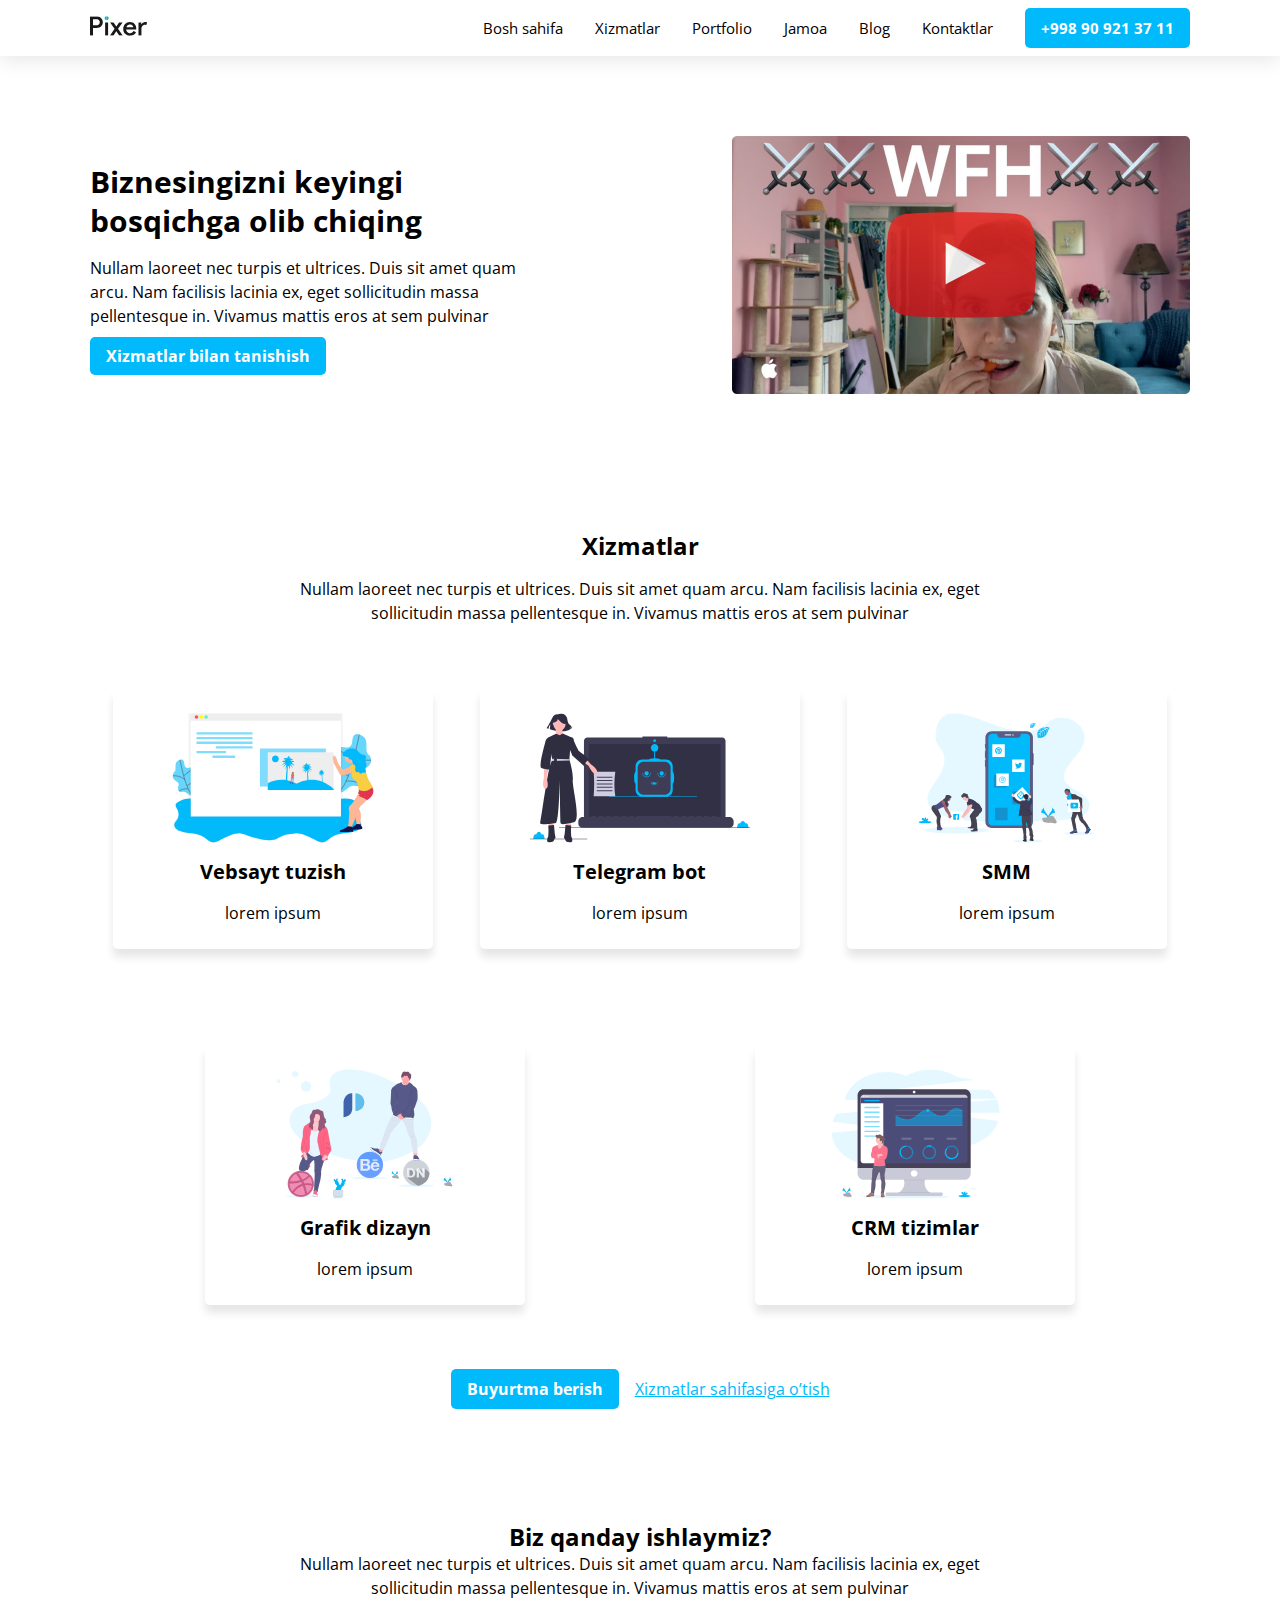
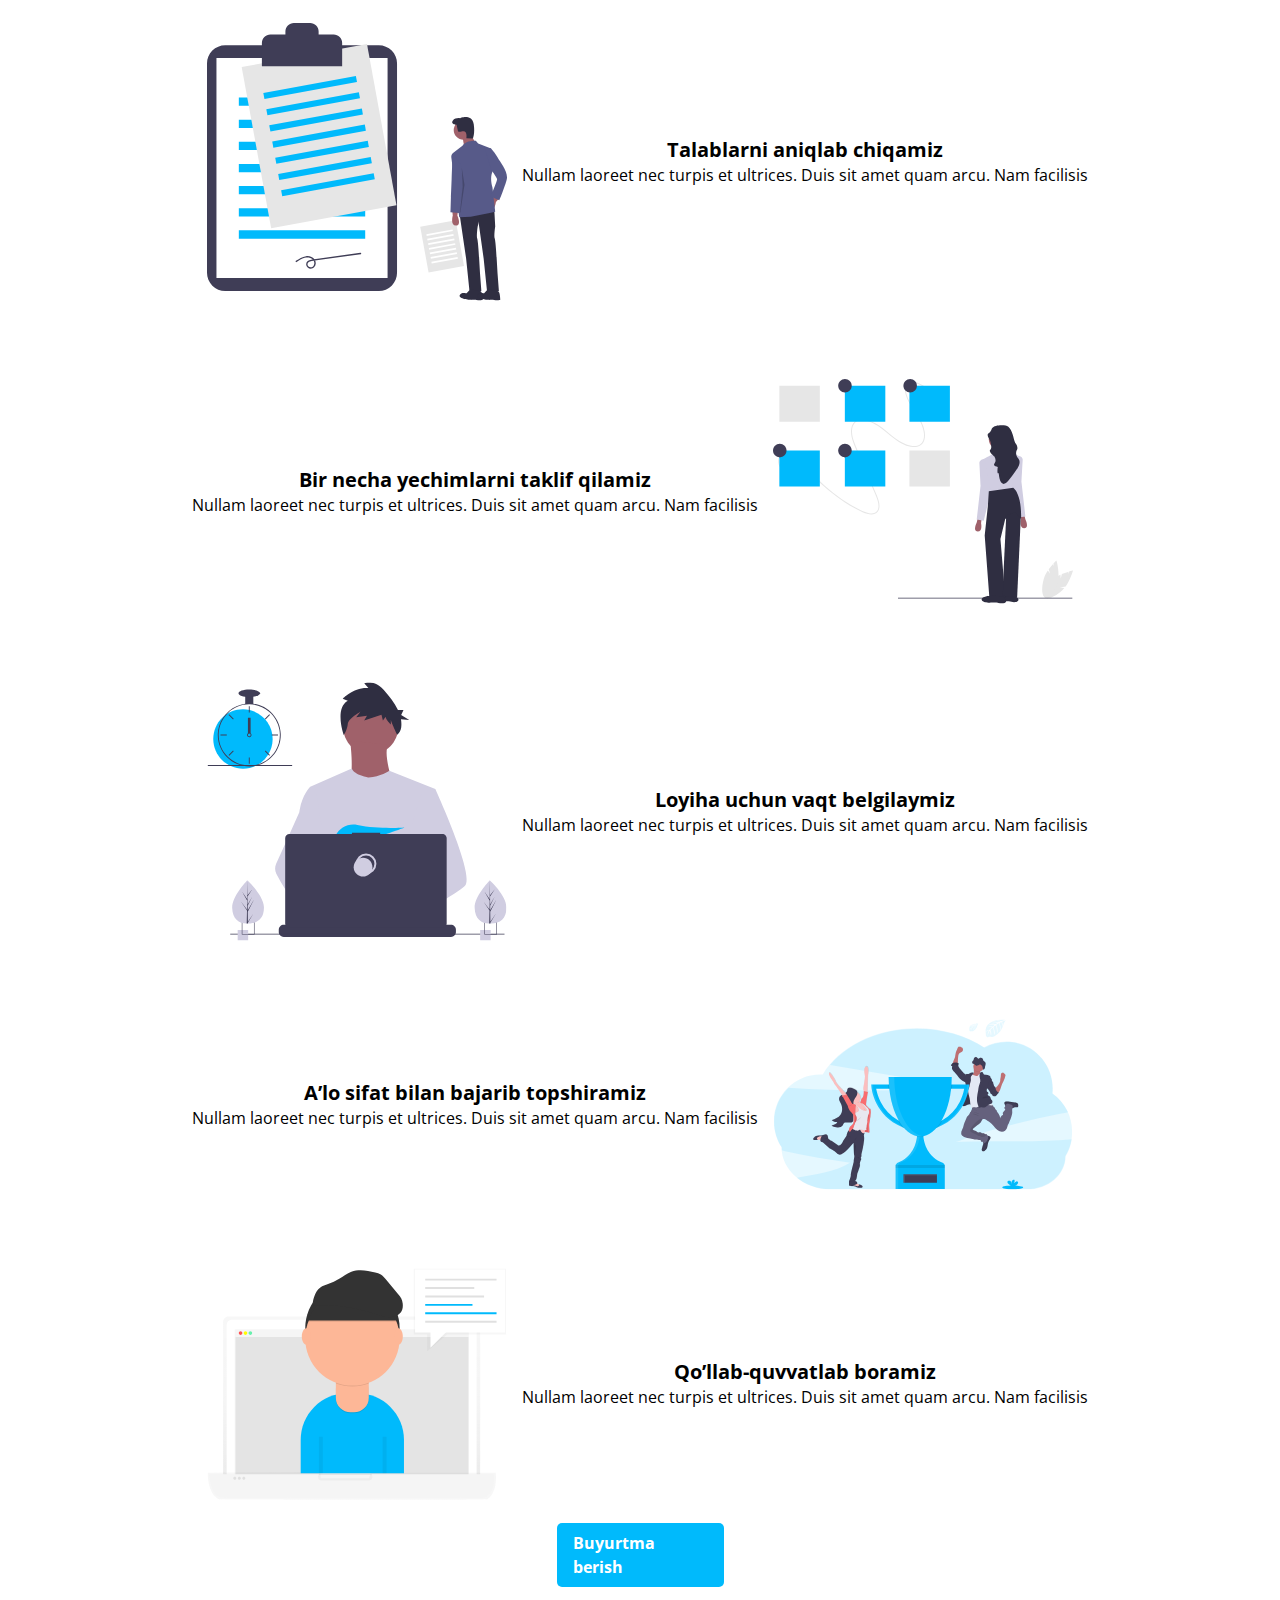
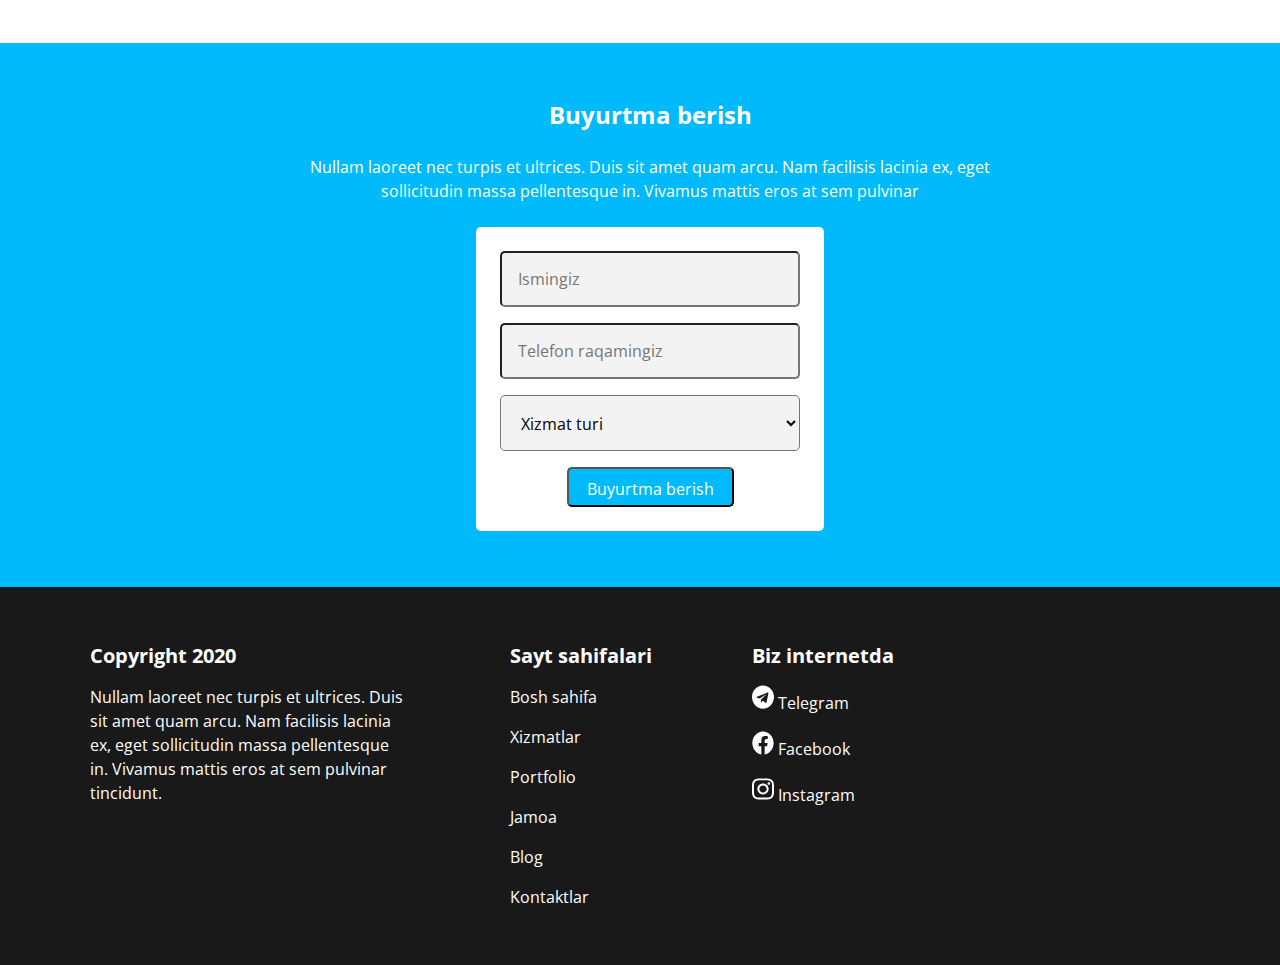
<file: index.html>
<!DOCTYPE html>
<html lang="en">

<head>
    <meta charset="UTF-8">
    <meta http-equiv="X-UA-Compatible" content="IE=edge">
    <meta name="viewport" content="width=device-width, initial-scale=1.0">
    <!-- main font -->
    <link rel="preconnect" href="https://fonts.googleapis.com">
    <link rel="preconnect" href="https://fonts.gstatic.com" crossorigin>
    <link href="https://fonts.googleapis.com/css2?family=Open+Sans&display=swap" rel="stylesheet">
    <!-- normalize css -->
    <link rel="stylesheet" href="./styles/normalize.css">
    <!-- custom css -->
    <link rel="stylesheet" href="./styles/main.css">
    <title>Pixer</title>
</head>

<body>
    <header>
        <div class="container">
            <a href="#"><img src="./images/pixer_logo.svg" width="58" height="20" alt="pixer_logo"></a>
            <nav class="navbar">
                <ul class="nav_list">
                    <li class="nav_list_item"><a class="nav_list_link" href="#">Bosh
                            sahifa</a></li>
                    <li class="nav_list_item"><a class="nav_list_link" href="./xizmatlar.html">Xizmatlar</a></li>
                    <li class="nav_list_item"><a class="nav_list_link" href="#">Portfolio</a></li>
                    <li class="nav_list_item"><a class="nav_list_link" href="#">Jamoa</a></li>
                    <li class="nav_list_item"><a class="nav_list_link" href="#">Blog</a></li>
                    <li class="nav_list_item"><a class="nav_list_link" href="#">Kontaktlar</a></li>
                </ul>
            </nav>
            <a class="header_link" href="#">+998 90 921 37 11</a>
        </div>
    </header>

    <main>
        <section class="youtube">
            <div class="container">
                <div class="youtube_left">
                    <h2 class="youtube_title">Biznesingizni keyingi bosqichga
                        olib chiqing</h2>
                    <p class="youtube_text">Nullam laoreet nec turpis et ultrices. Duis sit amet quam arcu. Nam
                        facilisis lacinia ex, eget
                        sollicitudin massa pellentesque in. Vivamus mattis eros at sem pulvinar</p>
                    <a class="youtube_link" href="#">Xizmatlar bilan tanishish</a>
                </div>
                <img src="./images/youtube_embed.png" width="458" height="258" alt="youtube_embed">
            </div>
        </section>

        <section class="xizmatlar">
            <div class="container">
                <h2 class="xizmatlar_title">Xizmatlar</h2>
                <p class="xizmatlar_text">Nullam laoreet nec turpis et ultrices. Duis sit amet quam arcu. Nam facilisis
                    lacinia ex, eget sollicitudin massa pellentesque in. Vivamus mattis eros at sem pulvinar</p>
                <ul class="xizmatlar_list">
                    <li class="xizmatlar_list_item">
                        <img src="./images/website_illustration.svg" width="203" height="130"
                            alt="website_illustration">
                        <h3 class="xizmatlar_list_title">Vebsayt tuzish</h3>
                        <p class="xizmatlar_list_text">lorem ipsum</p>
                    </li>
                    <li class="xizmatlar_list_item">
                        <img src="./images/bot_illustration.svg" width="222" height="130" alt="bot_illustration">
                        <h3 class="xizmatlar_list_title">Telegram bot</h3>
                        <p class="xizmatlar_list_text">lorem ipsum</p>
                    </li>
                    <li class="xizmatlar_list_item">
                        <img src="./images/smm_illustration.svg" width="177" height="130" alt="smm_illustration">
                        <h3 class="xizmatlar_list_title">SMM</h3>
                        <p class="xizmatlar_list_text">lorem ipsum</p>
                    </li>
                    <li class="xizmatlar_list_item">
                        <img src="./images/design_illustration.svg" width="179" height="130" alt="design_illustration">
                        <h3 class="xizmatlar_list_title">Grafik dizayn</h3>
                        <p class="xizmatlar_list_text">lorem ipsum</p>
                    </li>
                    <li class="xizmatlar_list_item">
                        <img src="./images/crm_illustration.svg" width="169" height="130" alt="crm_illustration">
                        <h3 class="xizmatlar_list_title">CRM tizimlar</h3>
                        <p class="xizmatlar_list_text">lorem ipsum</p>
                    </li>
                </ul>
                <div class="xizmatlar_bottom">
                    <a class="xizmatlar_bottom_button" href="#">Buyurtma berish</a>
                    <a class="xizmatlar_bottom_link" href="#">Xizmatlar sahifasiga o’tish</a>
                </div>
            </div>

        </section>

        <article>
            <div class="container">
                <h2 class="article_title">Biz qanday ishlaymiz?</h2>
                <p class="article_text">Nullam laoreet nec turpis et ultrices. Duis sit amet quam arcu. Nam facilisis
                    lacinia ex, eget
                    sollicitudin massa pellentesque in. Vivamus mattis eros at sem pulvinar</p>

                <ul class="article_list">
                    <li class="article_list_item">
                        <img src="./images/step_illlustration.svg" width="300" height="278" alt="step_illlustration">
                        <div class="article_right">
                            <h3 class="article_list_item_title">Talablarni aniqlab chiqamiz</h3>
                            <p class="article_item_list_text">Nullam laoreet nec turpis et ultrices. Duis sit amet quam
                                arcu. Nam facilisis</p>
                        </div>
                    </li>
                    <li class="article_list_item">
                        <div class="article_right">
                            <h3 class="article_list_item_title">Bir necha yechimlarni taklif qilamiz</h3>
                            <p class="article_item_list_text">Nullam laoreet nec turpis et ultrices. Duis sit amet quam
                                arcu. Nam facilisis</p>
                        </div>
                        <img src="./images/step_illlustration1.svg" width="300" height="225" alt="step_illlustration1">

                    </li>
                    <li class="article_list_item">
                        <img src="./images/step-illustration2.svg" width="300" height="259" alt="step-illustration2">
                        <div class="article_right">
                            <h3 class="article_list_item_title">Loyiha uchun vaqt belgilaymiz</h3>
                            <p class="article_item_list_text">Nullam laoreet nec turpis et ultrices. Duis sit amet quam
                                arcu. Nam facilisis</p>
                        </div>
                    </li>
                    <li class="article_list_item">
                        <div class="article_right">
                            <h3 class="article_list_item_title">A’lo sifat bilan bajarib topshiramiz</h3>
                            <p class="article_item_list_text">Nullam laoreet nec turpis et ultrices. Duis sit amet quam
                                arcu. Nam facilisis</p>
                        </div>
                        <img src="./images/step_illustration3.svg" width="300" height="171" alt="step_illustration3">

                    </li>
                    <li class="article_list_item">
                        <img src="./images/step_illustration4.svg" width="300" height="232" alt="step_illustration4">
                        <div class="article_right">
                            <h3 class="article_list_item_title">Qo’llab-quvvatlab boramiz</h3>
                            <p class="article_item_list_text">Nullam laoreet nec turpis et ultrices. Duis sit amet quam
                                arcu. Nam facilisis</p>
                        </div>
                    </li>
                </ul>
                <a href="#" class="article_link">Buyurtma berish</a>
            </div>
        </article>

        <div class="buyurtma">
            <div class="container">
                <h2 class="buyurtma_title">Buyurtma berish</h2>
                <p class="buyurtma_text">Nullam laoreet nec turpis et ultrices. Duis sit amet quam arcu. Nam facilisis
                    lacinia ex, eget
                    sollicitudin massa pellentesque in. Vivamus mattis eros at sem pulvinar</p>
                <form action="#">
                    <input name="ism" id="ism" type="text" placeholder="Ismingiz">
                    <input name="tel" id="tel" type="tel" placeholder="Telefon raqamingiz">
                    <select name="xizmat" id="xizmat">
                        <option value="0">Xizmat turi</option>
                        <option value="1">Vebsayt</option>
                        <option value="2">Telegram bot</option>
                        <option value="3">SMM</option>
                        <option value="4">Grafik dizayn</option>
                        <option value="5">CRM tizim</option>
                    </select>
                    <input type="submit" value="Buyurtma berish">
                </form>
            </div>
        </div>

    </main>

    <footer>
        <div class="container">
            <div class="footer_left">
                <h2 class="footer_copyright">Copyright 2020</h2>
                <p class="footer_text">Nullam laoreet nec turpis et ultrices. Duis sit amet quam arcu. Nam facilisis
                    lacinia ex, eget sollicitudin massa pellentesque in. Vivamus mattis eros at sem pulvinar tincidunt.
                </p>
            </div>
            <ul class="footer_sahifalar">
                <li class="footer_sahifa_element active">
                    <h2 class="active">Sayt sahifalari</h2>
                </li>
                <li class="footer_sahifa_element"><a href="#">Bosh sahifa</a></li>
                <li class="footer_sahifa_element"><a href="#">Xizmatlar</a></li>
                <li class="footer_sahifa_element"><a href="#">Portfolio</a></li>
                <li class="footer_sahifa_element"><a href="#">Jamoa</a></li>
                <li class="footer_sahifa_element"><a href="#">Blog</a></li>
                <li class="footer_sahifa_element"><a href="#">Kontaktlar</a></li>
            </ul>
            <ul class="footer_internet">
                <li class="footer_internet_element active">
                    <h2 class="active">Biz internetda</h2>
                </li>
                <li class="footer_internet_element"><img src="./images/telegram.svg" width="22" height="24"
                        alt="telegram">
                    <a  href="#">Telegram</a>
                    </li>
                <li class="footer_internet_element"><img src="./images/facebook.svg" width="22" height="24"
                        alt="facebook">
                    <a  href="#">Facebook</a>
                    </li>
                <li class="footer_internet_element"><img src="./images/instagram.svg" width="22" height="24"
                        alt="instagram">
                    <a  href="#">Instagram</a>
                    </li>
            </ul>
        </div>
    </footer>


</body>

</html>
</file>
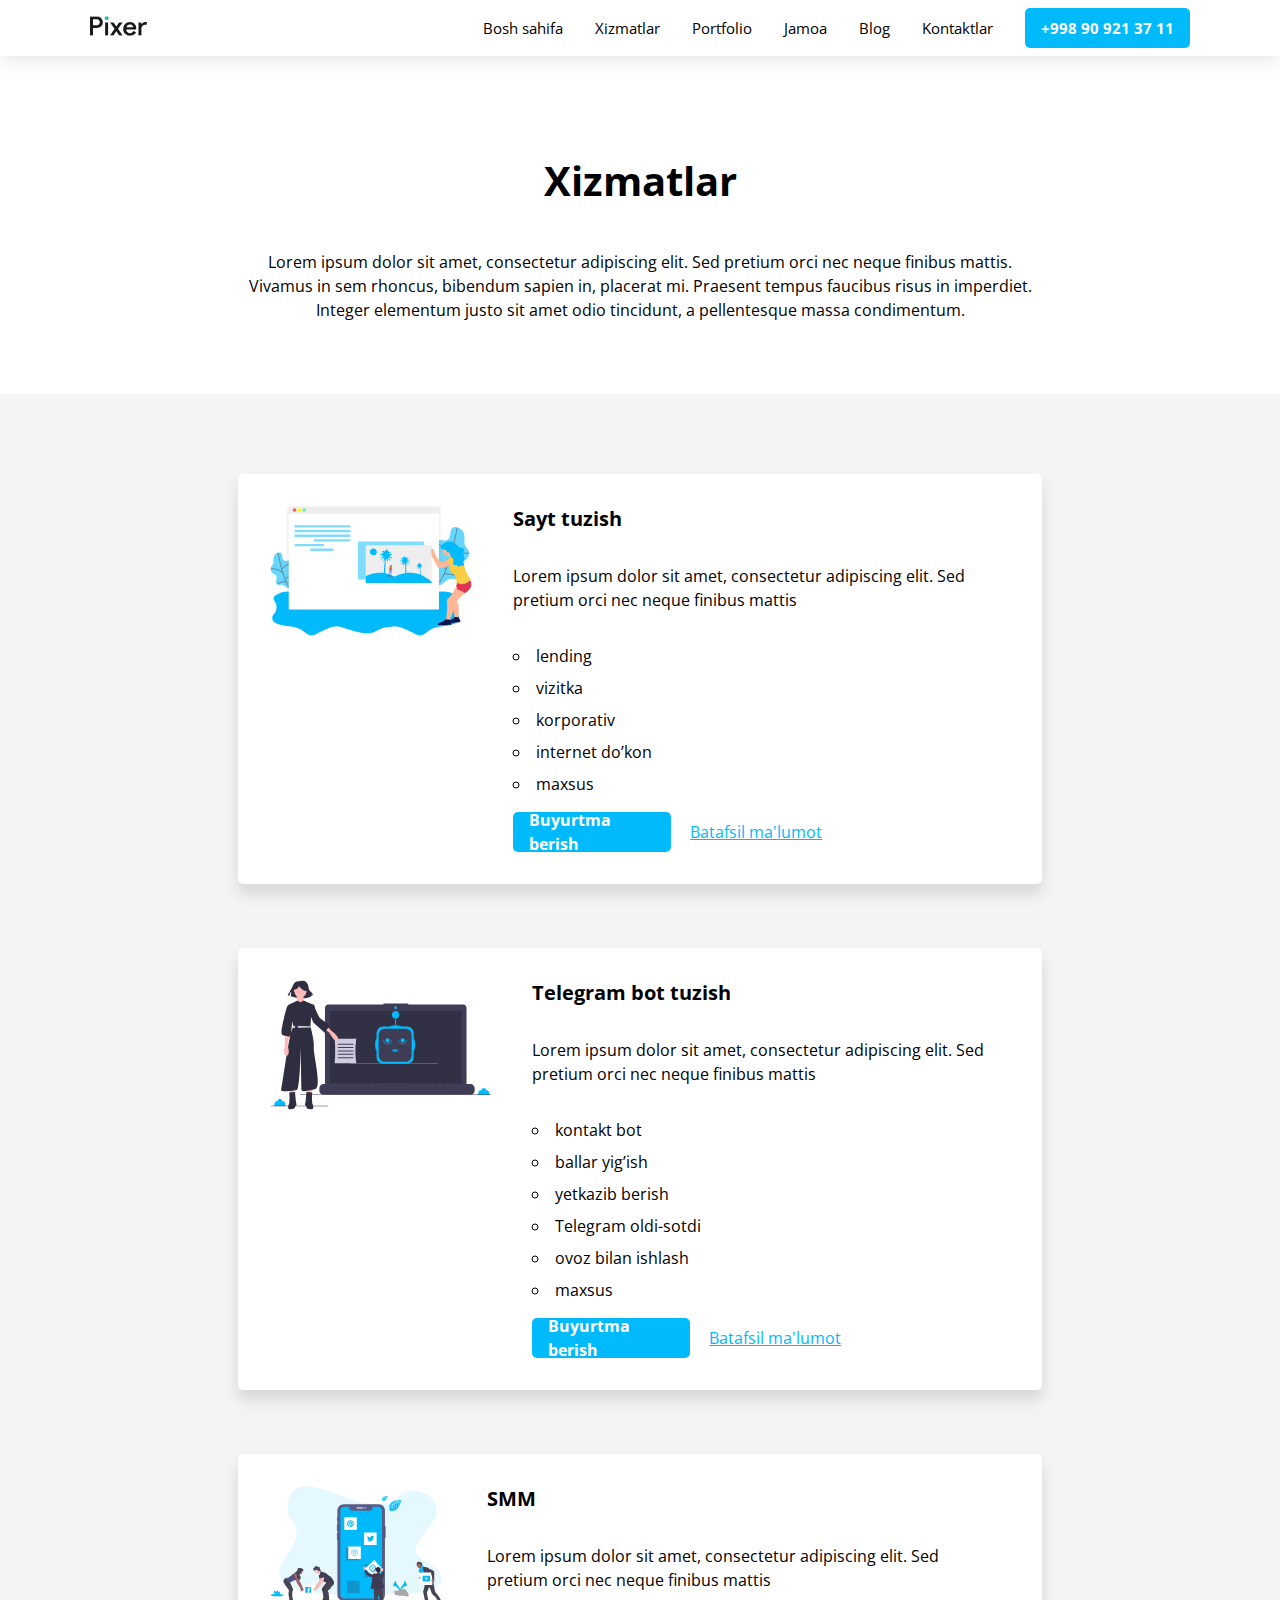
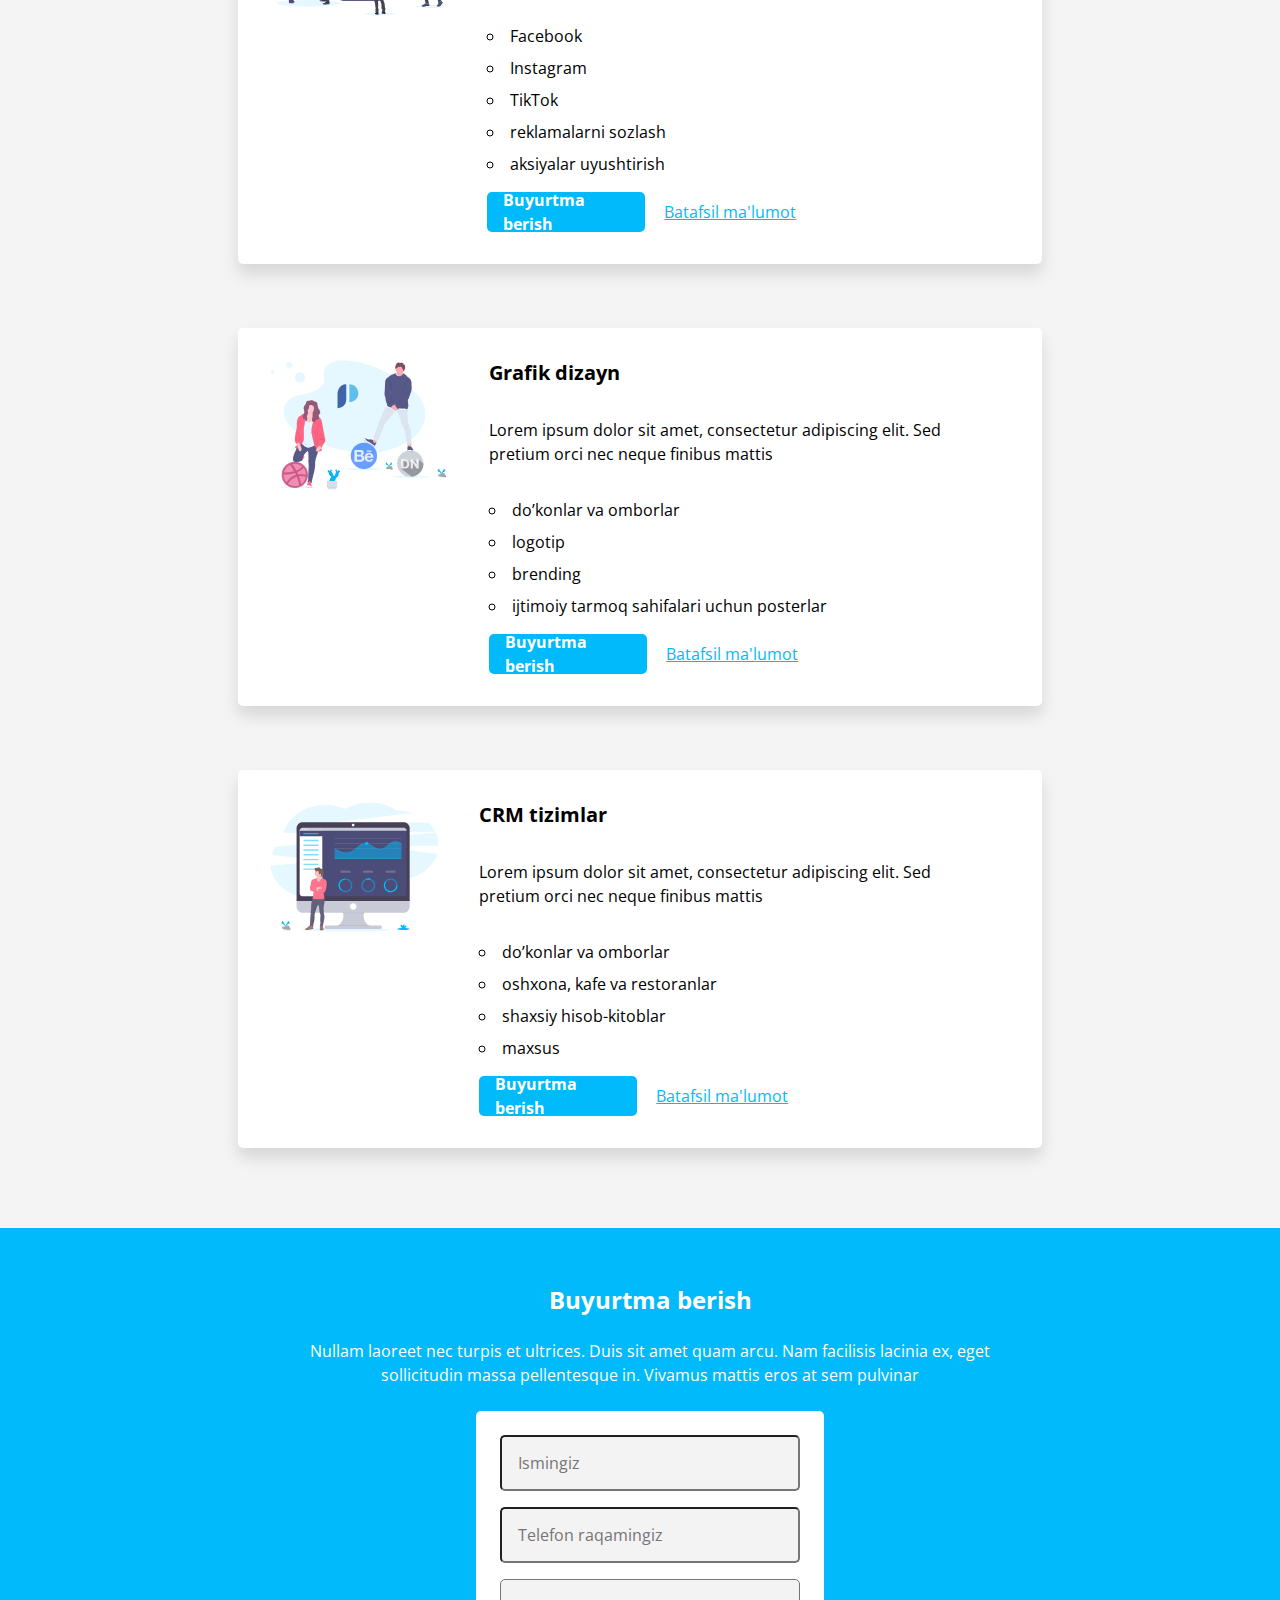
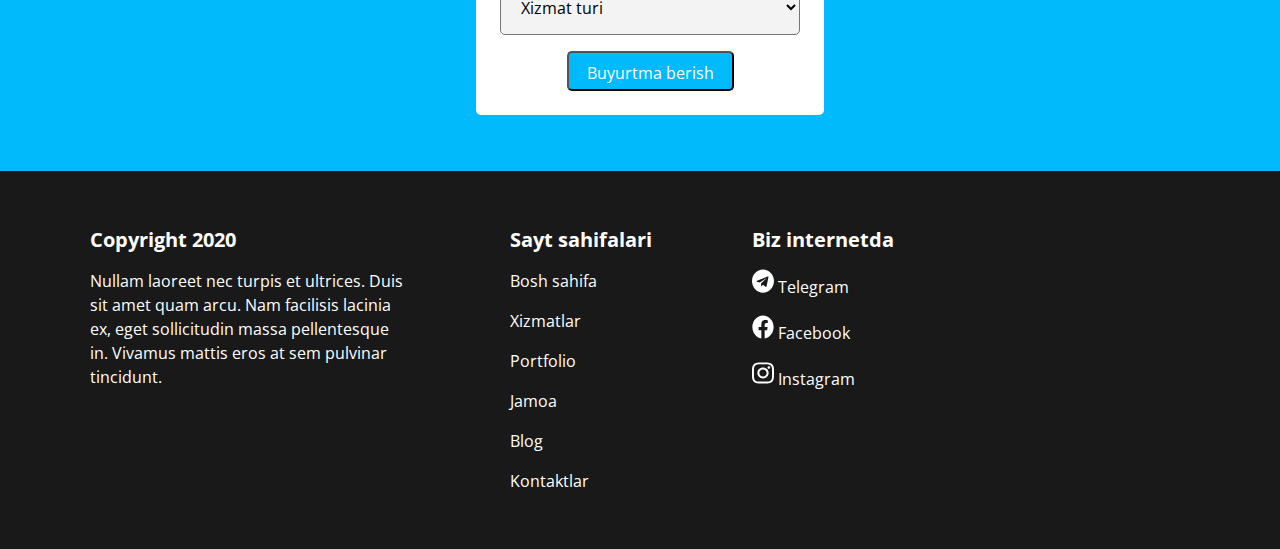
<file: xizmatlar.html>
<!DOCTYPE html>
<html lang="en">

<head>
    <meta charset="UTF-8">
    <meta http-equiv="X-UA-Compatible" content="IE=edge">
    <meta name="viewport" content="width=device-width, initial-scale=1.0">
    <!-- main font -->
    <link rel="preconnect" href="https://fonts.googleapis.com">
    <link rel="preconnect" href="https://fonts.gstatic.com" crossorigin>
    <link href="https://fonts.googleapis.com/css2?family=Open+Sans&display=swap" rel="stylesheet">
    <!-- normalize css -->
    <link rel="stylesheet" href="./styles/normalize.css">
    <!-- custom css -->
    <link rel="stylesheet" href="./styles/style.css">
    <title>Pixer</title>
</head>

<body>
    <header>
        <div class="container">
            <a href="#"><img src="./images/pixer_logo.svg" width="58" height="20" alt="pixer_logo"></a>
            <nav class="navbar">
                <ul class="nav_list">
                    <li class="nav_list_item"><a class="nav_list_link" href="./index.html">Bosh
                            sahifa</a></li>
                    <li class="nav_list_item"><a class="nav_list_link" href="#">Xizmatlar</a></li>
                    <li class="nav_list_item"><a class="nav_list_link" href="#">Portfolio</a></li>
                    <li class="nav_list_item"><a class="nav_list_link" href="#">Jamoa</a></li>
                    <li class="nav_list_item"><a class="nav_list_link" href="#">Blog</a></li>
                    <li class="nav_list_item"><a class="nav_list_link" href="#">Kontaktlar</a></li>
                </ul>
            </nav>
            <a class="header_link" href="#">+998 90 921 37 11</a>
        </div>
    </header>

    <main>
        <section>
            <div class="container">
            <h1 class="section_title">Xizmatlar</h1>
            <p class="section_text">Lorem ipsum dolor sit amet, consectetur adipiscing elit. Sed pretium orci nec neque
                finibus mattis. Vivamus in sem rhoncus, bibendum sapien in, placerat mi. Praesent tempus faucibus risus
                in imperdiet. Integer elementum justo sit amet odio tincidunt, a pellentesque massa condimentum.</p>
            </div>
        </section>
        <article>

            <div class="container">
                <ul class="article_list">
                    <li class="article_list_item">
                        <img src="./images/website_illustration.svg" width="203" height="130"
                            alt="website_illustration">
                        <div class="article_right">
                            <h2 class="article_list_title">Sayt tuzish</h2>
                            <p class="article_list_text">Lorem ipsum dolor sit amet, consectetur adipiscing elit. Sed
                                pretium orci nec neque finibus mattis</p>
                            <ul class="card_list">
                                <li class="card_item">lending</li>
                                <li class="card_item">vizitka</li>
                                <li class="card_item">korporativ</li>
                                <li class="card_item">internet do’kon</li>
                                <li class="card_item">maxsus</li>
                            </ul>
                            <div class="card_bottom">
                            <a href="#" class="article_button">Buyurtma berish</a>
                            <a href="#" class="article_link">Batafsil ma'lumot</a>
                        </div>
                        </div>
                    </li>
                    <li class="article_list_item">
                        <img src="./images/bot_illustration.svg" width="222" height="130" alt="bot_illustration">
                        <div class="article_right">
                            <h2 class="article_list_title">Telegram bot tuzish</h2>
                            <p class="article_list_text">Lorem ipsum dolor sit amet, consectetur adipiscing elit. Sed
                                pretium orci nec neque finibus mattis</p>
                            <ul class="card_list">
                                <li class="card_item">kontakt bot</li>
                                <li class="card_item">ballar yig’ish</li>
                                <li class="card_item">yetkazib berish</li>
                                <li class="card_item">Telegram oldi-sotdi</li>
                                <li class="card_item">ovoz bilan ishlash</li>
                                <li class="card_item">maxsus</li>
                            </ul>
                            <div class="card_bottom">
                            <a href="#" class="article_button">Buyurtma berish</a>
                            <a href="#" class="article_link">Batafsil ma'lumot</a>
                        </div>
                        </div>
                    </li>
                    <li class="article_list_item">
                        <img src="./images/smm_illustration.svg" width="177" height="130" alt="smm_illustration">
                        <div class="article_right">
                            <h2 class="article_list_title">SMM</h2>
                            <p class="article_list_text">Lorem ipsum dolor sit amet, consectetur adipiscing elit. Sed
                                pretium orci nec neque finibus mattis</p>
                            <ul class="card_list">
                                <li class="card_item">Facebook</li>
                                <li class="card_item">Instagram</li>
                                <li class="card_item">TikTok</li>
                                <li class="card_item">reklamalarni sozlash</li>
                                <li class="card_item">aksiyalar uyushtirish</li>
                            </ul>
                            <div class="card_bottom">
                            <a href="#" class="article_button">Buyurtma berish</a>
                            <a href="#" class="article_link">Batafsil ma'lumot</a></div>
                        </div>
                    </li>
                    <li class="article_list_item">
                        <img src="./images/design_illustration.svg" width="179" height="130" alt="design_illustration">
                        <div class="article_right">
                            <h2 class="article_list_title">Grafik dizayn</h2>
                            <p class="article_list_text">Lorem ipsum dolor sit amet, consectetur adipiscing elit. Sed
                                pretium orci nec neque finibus mattis</p>
                            <ul class="card_list">
                                <li class="card_item">do’konlar va omborlar</li>
                                <li class="card_item">logotip</li>
                                <li class="card_item">brending </li>
                                <li class="card_item">ijtimoiy tarmoq sahifalari uchun posterlar</li>
                            </ul>
                            <div class="card_bottom">
                            <a href="#" class="article_button">Buyurtma berish</a>
                            <a href="#" class="article_link">Batafsil ma'lumot</a></div>
                        </div>
                    </li>
                    <li class="article_list_item">
                        <img src="./images/crm_illustration.svg" width="169" height="130" alt="crm_illustration">
                        <div class="article_right">
                            <h2 class="article_list_title">CRM tizimlar</h2>
                            <p class="article_list_text">Lorem ipsum dolor sit amet, consectetur adipiscing elit. Sed
                                pretium orci nec neque finibus mattis</p>
                            <ul class="card_list">
                                <li class="card_item">do’konlar va omborlar</li>
                                <li class="card_item">oshxona, kafe va restoranlar</li>
                                <li class="card_item">shaxsiy hisob-kitoblar</li>
                                <li class="card_item">maxsus</li>
                            </ul>
                            <div class="card_bottom">
                            <a href="#" class="article_button">Buyurtma berish</a>
                            <a href="#" class="article_link">Batafsil ma'lumot</a></div>
                        </div>
                    </li>
                </ul>
            </div>

        </article>
        <div class="buyurtma">
            <div class="container">
                <h2 class="buyurtma_title">Buyurtma berish</h2>
                <p class="buyurtma_text">Nullam laoreet nec turpis et ultrices. Duis sit amet quam arcu. Nam facilisis
                    lacinia ex, eget
                    sollicitudin massa pellentesque in. Vivamus mattis eros at sem pulvinar</p>
                <form action="#">
                    <input name="ism" id="ism" type="text" placeholder="Ismingiz">
                    <input name="tel" id="tel" type="tel" placeholder="Telefon raqamingiz">
                    <select name="xizmat" id="xizmat">
                        <option value="0">Xizmat turi</option>
                        <option value="1">Vebsayt</option>
                        <option value="2">Telegram bot</option>
                        <option value="3">SMM</option>
                        <option value="4">Grafik dizayn</option>
                        <option value="5">CRM tizim</option>
                    </select>
                    <input type="submit" value="Buyurtma berish">
                </form>
            </div>
        </div>
    </main>
    <footer>
        <div class="container">
            <div class="footer_left">
                <h2 class="footer_copyright">Copyright 2020</h2>
                <p class="footer_text">Nullam laoreet nec turpis et ultrices. Duis sit amet quam arcu. Nam facilisis
                    lacinia ex, eget sollicitudin massa pellentesque in. Vivamus mattis eros at sem pulvinar tincidunt.
                </p>
            </div>
            <ul class="footer_sahifalar">
                <li class="footer_sahifa_element active">
                    <h2 class="active">Sayt sahifalari</h2>
                </li>
                <li class="footer_sahifa_element"><a href="#">Bosh sahifa</a></li>
                <li class="footer_sahifa_element"><a href="#">Xizmatlar</a></li>
                <li class="footer_sahifa_element"><a href="#">Portfolio</a></li>
                <li class="footer_sahifa_element"><a href="#">Jamoa</a></li>
                <li class="footer_sahifa_element"><a href="#">Blog</a></li>
                <li class="footer_sahifa_element"><a href="#">Kontaktlar</a></li>
            </ul>
            <ul class="footer_internet">
                <li class="footer_internet_element active">
                    <h2 class="active">Biz internetda</h2>
                </li>
                <li class="footer_internet_element"><img src="./images/telegram.svg" width="22" height="24"
                        alt="telegram">
                    <a href="#">Telegram</a>
                </li>
                <li class="footer_internet_element"><img src="./images/facebook.svg" width="22" height="24"
                        alt="facebook">
                    <a href="#">Facebook</a>
                </li>
                <li class="footer_internet_element"><img src="./images/instagram.svg" width="22" height="24"
                        alt="instagram">
                    <a href="#">Instagram</a>
                </li>
            </ul>
        </div>
    </footer>
</body>

</html>
</file>
<file: styles/main.css>
* {
    margin: 0;
    padding: 0;
    -webkit-box-sizing: border-box;
            box-sizing: border-box;
}

body {
    font-family: 'Open Sans', sans-serif;
}

.container {
    width: 1100px;
    margin: 0 auto;
}


header {
    -webkit-box-shadow: 0px 4px 20px rgba(0, 0, 0, 0.1);
            box-shadow: 0px 4px 20px rgba(0, 0, 0, 0.1);
    padding: 8px 0px;
}

header .container {
    display: -webkit-box;
    display: -ms-flexbox;
    display: flex;
    -webkit-box-align: center;
        -ms-flex-align: center;
            align-items: center;
    -webkit-box-pack: justify;
        -ms-flex-pack: justify;
            justify-content: space-between;
}

.navbar {
    margin-left: auto;
}

.nav_list {
    display: -webkit-box;
    display: -ms-flexbox;
    display: flex;
}

.nav_list_item {
    list-style-type: none;
    margin-right: 32px;
}

.nav_list_item:active:nth-child(3) {
    background: rgba(25, 25, 25, 0.7);
    color: #FFFFFF;
    -webkit-box-ordinal-group: 1;
        -ms-flex-order: 0;
            order: 0;
    padding: 16px;
}

.nav_list_item:active:nth-child(4) {
    background: rgba(25, 25, 25, 0.7);
    -webkit-box-ordinal-group: 2;
        -ms-flex-order: 1;
            order: 1;
    color: #FFFFFF;
    padding: 16px;
}

.nav_list_item:active:nth-child(5) {
    background: rgba(25, 25, 25, 0.7);
    -webkit-box-ordinal-group: 3;
        -ms-flex-order: 2;
            order: 2;
    color: #FFFFFF;
    padding: 16px;
}

.nav_list_item:active:nth-child(6) {
    background: rgba(25, 25, 25, 0.7);
    -webkit-box-ordinal-group: 4;
        -ms-flex-order: 3;
            order: 3;
    color: #FFFFFF;
    padding: 16px;
}

.nav_list_link {
    font-size: 15px;
    line-height: 24px;
    color: #000000;
    text-decoration: none;
}

.nav_list_link:nth-child(2):hover {
    border-bottom: 10px solid #191919;
    /* background: #191919; */
}

.nav_list_link:active {
    background: rgba(25, 25, 25, 0.7);
    -webkit-box-flex: 0;
        -ms-flex: none;
            flex: none;
    -webkit-box-ordinal-group: 4;
        -ms-flex-order: 3;
            order: 3;
    color: #FFFFFF;
    -ms-flex-positive: 0;
        flex-grow: 0;
    margin: 0;
}

.header_link {
    font-weight: 700;
    font-size: 15px;
    line-height: 24px;
    color: #FFFFFF;
    text-decoration: none;
    background: #00BAFC;
    border-radius: 5px;
    padding: 8px 16px;
}

.header_link:hover {
    color: #00BAFC;
    background: #FFFFFF;
    border: 3px solid #00BAFC;
    border-radius: 5px;
    -webkit-border-radius: 5px;
    -moz-border-radius: 5px;
    -ms-border-radius: 5px;
    -o-border-radius: 5px;
}

.header_link:active {
    color: #FFFFFF;
    background: rgba(0, 186, 252, 0.6);
    border-radius: 5px;
}

.youtube {
    margin: 80px 0;
}

.youtube .container {
    display: -webkit-box;
    display: -ms-flexbox;
    display: flex;
    -webkit-box-pack: justify;
        -ms-flex-pack: justify;
            justify-content: space-between;
    -webkit-box-align: center;
        -ms-flex-align: center;
            align-items: center;
}



.youtube_title {
    width: 470px;
    font-weight: 700;
    font-size: 30px;
    line-height: 130%;
    color: #000000;
}

.youtube_text {
    width: 465px;
    font-weight: 400;
    font-size: 16px;
    line-height: 24px;
    color: #000000;
    padding: 16px 0px;
}

.youtube_link {
    text-decoration: none;
    font-weight: 700;
    font-size: 16px;
    line-height: 24px;
    padding: 8px 16px;
    color: #FFFFFF;
    background: #00BAFC;
    border-radius: 5px;
    -webkit-box-ordinal-group: 3;
        -ms-flex-order: 2;
            order: 2;
}

.youtube_link:hover {
    background: rgba(0, 186, 252, 0.8);
    border-radius: 5px;
}

.youtube_link:active {
    background: rgba(0, 186, 252, 0.6);
    border-radius: 5px;
}


.xizmatlar {
    padding: 56px 0px;
}

.xizmatlar .container {
    display: -webkit-box;
    display: -ms-flexbox;
    display: flex;
    -webkit-box-orient: vertical;
    -webkit-box-direction: normal;
        -ms-flex-direction: column;
            flex-direction: column;
    -webkit-box-align: center;
        -ms-flex-align: center;
            align-items: center;
    gap: 16px;
}

.xizmatlar_title {
    font-weight: 700;
    font-size: 24px;
    line-height: 130%;
    text-align: center;
    color: #000000;
}

.xizmatlar_text {
    width: 719px;
    font-size: 16px;
    line-height: 24px;
    text-align: center;
    color: #000000;
    /* order: 1; */
}

.xizmatlar_list {
    display: -webkit-box;
    display: -ms-flexbox;
    display: flex;
    -ms-flex-wrap: wrap;
        flex-wrap: wrap;
    -ms-flex-pack: distribute;
        justify-content: space-around;

}

.xizmatlar_list_item {
    display: -webkit-box;
    display: -ms-flexbox;
    display: flex;
    -webkit-box-orient: vertical;
    -webkit-box-direction: normal;
        -ms-flex-direction: column;
            flex-direction: column;
    -webkit-box-align: center;
        -ms-flex-align: center;
            align-items: center;
    padding: 24px;
    gap: 16px;
    width: 320px;
    height: 260px;
    -webkit-box-shadow: 0px 8px 8px rgba(0, 0, 0, 0.1);
            box-shadow: 0px 8px 8px rgba(0, 0, 0, 0.1);
    border-radius: 5px;
    margin: 48px 23px;
    -webkit-border-radius: 5px;
    -moz-border-radius: 5px;
    -ms-border-radius: 5px;
    -o-border-radius: 5px;
}

.xizmatlar_list_title {
    font-weight: 700;
    font-size: 20px;
    line-height: 130%;
    text-align: center;
    color: #000000;
    -webkit-box-ordinal-group: 2;
        -ms-flex-order: 1;
            order: 1;
}

.xizmatlar_list_text {
    font-size: 16px;
    line-height: 24px;
    text-align: center;
    color: #000000;
    -webkit-box-ordinal-group: 3;
        -ms-flex-order: 2;
            order: 2;
}

.xizmatlar_bottom {
    display: -webkit-box;
    display: -ms-flexbox;
    display: flex;
    -webkit-box-align: center;
        -ms-flex-align: center;
            align-items: center;
}

.xizmatlar_bottom_button {
    font-weight: 700;
    font-size: 16px;
    text-decoration: none;
    line-height: 24px;
    color: #FFFFFF;
    display: -webkit-box;
    display: -ms-flexbox;
    display: flex;
    -webkit-box-orient: horizontal;
    -webkit-box-direction: normal;
        -ms-flex-direction: row;
            flex-direction: row;
    -webkit-box-align: center;
        -ms-flex-align: center;
            align-items: center;
    padding: 8px 16px;
    gap: 10px;
    background: #00BAFC;
    border-radius: 5px;
    margin-right: 16px;
}

.xizmatlar_bottom_link {
    font-size: 16px;
    line-height: 24px;
    text-align: center;
    -webkit-text-decoration-line: underline;
            text-decoration-line: underline;
    color: #00BAFC;
}


article {
    display: -webkit-box;
    display: -ms-flexbox;
    display: flex;
    -webkit-box-orient: vertical;
    -webkit-box-direction: normal;
        -ms-flex-direction: column;
            flex-direction: column;
    -webkit-box-align: center;
        -ms-flex-align: center;
            align-items: center;
    padding: 56px 0px;
    gap: 16px;
    background: #FFFFFF;
}

.article_title {
    font-weight: 700;
    font-size: 24px;
    line-height: 130%;
    text-align: center;
    color: #000000;
}

.article_text {
    width: 719px;
    margin: 0 auto;
    font-size: 16px;
    line-height: 24px;
    text-align: center;
    color: #000000;
}

.article_list {
    display: -webkit-box;
    display: -ms-flexbox;
    display: flex;
    -webkit-box-orient: vertical;
    -webkit-box-direction: normal;
        -ms-flex-direction: column;
            flex-direction: column;
    -webkit-box-align: center;
        -ms-flex-align: center;
            align-items: center;
    padding: 8px 100px;
    gap: 48px;
}

.article_list_item {
    display: -webkit-box;
    display: -ms-flexbox;
    display: flex;
    -webkit-box-align: center;
        -ms-flex-align: center;
            align-items: center;
}

.article_list_item img {
    margin: 15px;
}

.article_list_item_title {
    font-weight: 700;
    font-size: 20px;
    line-height: 130%;
    text-align: center;
    color: #000000;
    -webkit-box-flex: 0;
        -ms-flex: none;
            flex: none;
    /* order: 0; */
    -ms-flex-item-align: start;
        align-self: flex-start;
    -ms-flex-positive: 0;
        flex-grow: 0;
}

.article_item_list_text {
    font-size: 16px;
    line-height: 24px;
    color: #000000;
    /* order: 1; */
    -ms-flex-item-align: center;
        -ms-grid-row-align: center;
        align-self: center;
}

.article_link {
    width: 167px;
    margin: auto;
    font-weight: 700;
    font-size: 16px;
    line-height: 24px;
    color: #FFFFFF;
    display: -webkit-box;
    display: -ms-flexbox;
    display: flex;
    -webkit-box-orient: horizontal;
    -webkit-box-direction: normal;
        -ms-flex-direction: row;
            flex-direction: row;
    -webkit-box-align: center;
        -ms-flex-align: center;
            align-items: center;
    padding: 8px 16px;
    gap: 10px;
    top: 24px;
    background: #00BAFC;
    border-radius: 5px;
    text-decoration: none;
}

.buyurtma {
    display: -webkit-box;
    display: -ms-flexbox;
    display: flex;
    -webkit-box-orient: vertical;
    -webkit-box-direction: normal;
        -ms-flex-direction: column;
            flex-direction: column;
    -webkit-box-align: center;
        -ms-flex-align: center;
            align-items: center;
    padding: 56px 100px;
    gap: 16px;
    left: 0px;
    top: 3028px;
    background: #00BAFC;
}

.buyurtma .container {}

.buyurtma_title {
    font-weight: 700;
    font-size: 24px;
    line-height: 130%;
    text-align: center;
    color: #FFFFFF;
}

.buyurtma_text {
    width: 720px;
    margin: auto;
    font-weight: 400;
    font-size: 16px;
    line-height: 150%;
    text-align: center;
    color: #FFFFFF;
    -webkit-box-flex: 0;
        -ms-flex: none;
            flex: none;
    -webkit-box-ordinal-group: 2;
        -ms-flex-order: 1;
            order: 1;
    margin-top: 24px;
    margin-bottom: 24px;
}

form {
    margin: 24px 0px 64px 0px;
    display: -webkit-box;
    display: -ms-flexbox;
    display: flex;
    -webkit-box-orient: vertical;
    -webkit-box-direction: normal;
        -ms-flex-direction: column;
            flex-direction: column;
    -webkit-box-align: center;
        -ms-flex-align: center;
            align-items: center;
    padding: 24px;
    gap: 16px;
    width: 348px;
    margin: auto;
    background: #FFFFFF;
    border-radius: 5px;
}

form #ism {
    display: -webkit-box;
    display: -ms-flexbox;
    display: flex;
    -webkit-box-orient: vertical;
    -webkit-box-direction: normal;
        -ms-flex-direction: column;
            flex-direction: column;
    -webkit-box-align: start;
        -ms-flex-align: start;
            align-items: flex-start;
    padding: 16px;
    width: 300px;
    height: 56px;
    background: #F3F3F3;
    border-radius: 5px;
    font-size: 16px;
    line-height: 150%;
    color: #000000;
}

form #tel {
    display: -webkit-box;
    display: -ms-flexbox;
    display: flex;
    -webkit-box-orient: vertical;
    -webkit-box-direction: normal;
        -ms-flex-direction: column;
            flex-direction: column;
    -webkit-box-align: start;
        -ms-flex-align: start;
            align-items: flex-start;
    padding: 16px;
    width: 300px;
    height: 56px;
    background: #F3F3F3;
    border-radius: 5px;
    font-weight: 400;
    font-size: 16px;
    line-height: 150%;
    color: #000000;
}

form #xizmat {
    padding: 16px;
    width: 300px;
    height: 56px;
    background: #F3F3F3;
    border-radius: 5px;
    font-weight: 400;
    font-size: 16px;
    line-height: 150%;
    color: #000000;
    -webkit-border-radius: 5px;
    -moz-border-radius: 5px;
    -ms-border-radius: 5px;
    -o-border-radius: 5px;
}

form [type=submit] {
    display: -webkit-box;
    display: -ms-flexbox;
    display: flex;
    -webkit-box-orient: horizontal;
    -webkit-box-direction: normal;
        -ms-flex-direction: row;
            flex-direction: row;
    -webkit-box-align: center;
        -ms-flex-align: center;
            align-items: center;
    padding: 8px 16px;
    gap: 10px;
    width: 167px;
    height: 40px;
    background: #00BAFC;
    border-radius: 5px;
    font-size: 16px;
    line-height: 24px;
    color: #FFFFFF;
}


footer {
    background: #191919;
    padding: 56px 0;
}

footer .container {
    display: -webkit-box;
    display: -ms-flexbox;
    display: flex;
}

.footer_left {
    width: 320px;
    margin-right: 100px;
}

.footer_copyright {
    margin-bottom: 16px;
    font-weight: 700;
    font-size: 20px;
    line-height: 130%;
    color: #FFFFFF;
}

.footer_text {
    font-size: 16px;
    line-height: 150%;
    color: #FFFFFF;
}

.footer_sahifalar {
    display: -webkit-box;
    display: -ms-flexbox;
    display: flex;
    -webkit-box-orient: vertical;
    -webkit-box-direction: normal;
        -ms-flex-direction: column;
            flex-direction: column;
    -webkit-box-align: start;
        -ms-flex-align: start;
            align-items: flex-start;
    padding: 0px;
    gap: 16px;

}

.footer_sahifa_element {
    font-size: 16px;
    line-height: 24px;
    color: #FFFFFF;
    list-style-type: none;
}

.active {
    font-size: 20px;
    line-height: 130%;
    color: #FFFFFF;
}

.footer_internet {
    display: -webkit-box;
    display: -ms-flexbox;
    display: flex;
    -webkit-box-orient: vertical;
    -webkit-box-direction: normal;
        -ms-flex-direction: column;
            flex-direction: column;
    -webkit-box-align: start;
        -ms-flex-align: start;
            align-items: flex-start;
    padding: 0px;
    gap: 16px;
    margin: 0px 87px 0px 100px;
}

.footer_internet_element {
    font-size: 16px;
    line-height: 24px;
    color: #FFFFFF;
    list-style-type: none;
}

.footer_sahifalar a {
    text-decoration: none;
    color: #FFFFFF;
}

.footer_internet a {
    text-decoration: none;
    color: #FFFFFF;
}

.footer_sahifa_element a:hover {
    color: #00BAFC;
}

.footer_sahifa_element a:active {
    color: #00BAFC;
    opacity: 0.6;
}

.footer_internet a:hover {
    color: #00BAFC;
}

.footer_internet a:active {
    color: #00BAFC;
    opacity: 0.6;
}
</file>
<file: styles/style.css>
* {
    margin: 0;
    padding: 0;
    -webkit-box-sizing: border-box;
    box-sizing: border-box;
}

body {
    font-family: 'Open Sans', sans-serif;
}

.container {
    width: 1100px;
    margin: 0 auto;
}

header {
    -webkit-box-shadow: 0px 4px 20px rgba(0, 0, 0, 0.1);
    box-shadow: 0px 4px 20px rgba(0, 0, 0, 0.1);
    padding: 8px 0px;
}

header .container {
    display: -webkit-box;
    display: -ms-flexbox;
    display: flex;
    -webkit-box-align: center;
    -ms-flex-align: center;
    align-items: center;
    -webkit-box-pack: justify;
    -ms-flex-pack: justify;
    justify-content: space-between;
}

.navbar {
    margin-left: auto;
}

.nav_list {
    display: -webkit-box;
    display: -ms-flexbox;
    display: flex;
}

.nav_list_item {
    list-style-type: none;
    margin-right: 32px;
}

.nav_list_item:active:nth-child(3) {
    background: rgba(25, 25, 25, 0.7);
    color: #FFFFFF;
    -webkit-box-ordinal-group: 1;
    -ms-flex-order: 0;
    order: 0;
    padding: 16px;
}

.nav_list_item:active:nth-child(4) {
    background: rgba(25, 25, 25, 0.7);
    -webkit-box-ordinal-group: 2;
    -ms-flex-order: 1;
    order: 1;
    color: #FFFFFF;
    padding: 16px;
}

.nav_list_item:active:nth-child(5) {
    background: rgba(25, 25, 25, 0.7);
    -webkit-box-ordinal-group: 3;
    -ms-flex-order: 2;
    order: 2;
    color: #FFFFFF;
    padding: 16px;
}

.nav_list_item:active:nth-child(6) {
    background: rgba(25, 25, 25, 0.7);
    -webkit-box-ordinal-group: 4;
    -ms-flex-order: 3;
    order: 3;
    color: #FFFFFF;
    padding: 16px;
}

.nav_list_link {
    font-size: 15px;
    line-height: 24px;
    color: #000000;
    text-decoration: none;
}

.nav_list_link:nth-child(2):hover {
    border-bottom: 10px solid #191919;
    /* background: #191919; */
}

.nav_list_link:active {
    background: rgba(25, 25, 25, 0.7);
    -webkit-box-flex: 0;
    -ms-flex: none;
    flex: none;
    -webkit-box-ordinal-group: 4;
    -ms-flex-order: 3;
    order: 3;
    color: #FFFFFF;
    -ms-flex-positive: 0;
    flex-grow: 0;
    margin: 0;
}

.header_link {
    font-weight: 700;
    font-size: 15px;
    line-height: 24px;
    color: #FFFFFF;
    text-decoration: none;
    background: #00BAFC;
    border-radius: 5px;
    padding: 8px 16px;
}

.header_link:hover {
    color: #00BAFC;
    background: #FFFFFF;
    border: 3px solid #00BAFC;
    border-radius: 5px;
    -webkit-border-radius: 5px;
    -moz-border-radius: 5px;
    -ms-border-radius: 5px;
    -o-border-radius: 5px;
}

.header_link:active {
    color: #FFFFFF;
    background: rgba(0, 186, 252, 0.6);
    border-radius: 5px;
}

section {}

section .container {
    display: -webkit-box;
    display: -ms-flexbox;
    display: flex;
    -webkit-box-orient: vertical;
    -webkit-box-direction: normal;
    -ms-flex-direction: column;
    flex-direction: column;
    -webkit-box-align: center;
    -ms-flex-align: center;
    align-items: center;
    padding: 72px 0px;
    gap: 16px;
}

.section_title {
    font-size: 40px;
    line-height: 130%;
    color: #000000;
}

.section_text {
    width: 800px;
    font-weight: 400;
    font-size: 16px;
    line-height: 24px;
    text-align: center;
    color: #000000;

}


article {
    display: -webkit-box;
    display: -ms-flexbox;
    display: flex;
    -webkit-box-orient: vertical;
    -webkit-box-direction: normal;
    -ms-flex-direction: column;
    flex-direction: column;
    -webkit-box-align: center;
    -ms-flex-align: center;
    align-items: center;
    padding: 80px 0px;
    background: #F4F4F4;
}

article .container {}

.article_list {
    display: -webkit-box;
    display: -ms-flexbox;
    display: flex;
    -webkit-box-orient: vertical;
    -webkit-box-direction: normal;
    -ms-flex-direction: column;
    flex-direction: column;
    -webkit-box-align: center;
    -ms-flex-align: center;
    align-items: center;
    padding: 0px;
    gap: 64px;
}

.article_list_item {
    display: -webkit-box;
    display: -ms-flexbox;
    display: flex;
    -webkit-box-orient: horizontal;
    -webkit-box-direction: normal;
    -ms-flex-direction: row;
    flex-direction: row;
    -webkit-box-align: start;
    -ms-flex-align: start;
    align-items: flex-start;
    padding: 32px;
    gap: 40px;
    width: 804px;
    background: #FFFFFF;
    -webkit-box-shadow: 0px 10px 16px rgba(0, 0, 0, 0.12);
    box-shadow: 0px 10px 16px rgba(0, 0, 0, 0.12);
    border-radius: 5px;
}

.article_right {
    display: -webkit-box;
    display: -ms-flexbox;
    display: flex;
    -webkit-box-orient: vertical;
    -webkit-box-direction: normal;
    -ms-flex-direction: column;
    flex-direction: column;
    -webkit-box-align: start;
    -ms-flex-align: start;
    align-items: flex-start;
    padding: 0px;
    gap: 16px;
    width: 500px;


    /* Inside auto layout */

    -webkit-box-flex: 0;

    -ms-flex: none;

    flex: none;
    -webkit-box-ordinal-group: 2;
    -ms-flex-order: 1;
    order: 1;
    -ms-flex-positive: 0;
    flex-grow: 0;
}

.article_list_title {
    font-weight: 700;
    font-size: 20px;
    line-height: 130%;
    color: #000000;
}

.article_list_text {
    margin: 16px 0;
    font-size: 16px;
    line-height: 24px;
    color: #000000;
}

.card_list {
    display: -webkit-box;
    display: -ms-flexbox;
    display: flex;
    -webkit-box-orient: vertical;
    -webkit-box-direction: normal;
    -ms-flex-direction: column;
    flex-direction: column;
    -webkit-box-align: start;
    -ms-flex-align: start;
    align-items: flex-start;
    padding: 0px;
    gap: 8px;
}

.card_item {
    font-size: 16px;
    line-height: 24px;
    color: #000000;
    list-style-type: circle;
    list-style-position: inside;
}

.card_bottom {
    display: -webkit-box;
    display: -ms-flexbox;
    display: flex;
    -webkit-box-orient: horizontal;
    -webkit-box-direction: normal;
    -ms-flex-direction: row;
    flex-direction: row;
    -webkit-box-align: center;
    -ms-flex-align: center;
    align-items: center;
    padding: 0px;
    gap: 16px;
    width: 313px;
    height: 40px;
}

.article_button {
    text-decoration: none;
    display: -webkit-box;
    display: -ms-flexbox;
    display: flex;
    -webkit-box-orient: horizontal;
    -webkit-box-direction: normal;
    -ms-flex-direction: row;
    flex-direction: row;
    -webkit-box-align: center;
    -ms-flex-align: center;
    align-items: center;
    padding: 8px 16px;
    gap: 10px;
    width: 167px;
    height: 40px;
    background: #00BAFC;
    border-radius: 5px;
    font-weight: 700;
    font-size: 16px;
    line-height: 24px;
    color: #FFFFFF;
    /* margin: 16px 16px 0px 0; */
}

.article_link {
    width: 150px;
    font-size: 16px;
    line-height: 24px;
    text-align: center;
    -webkit-text-decoration-line: underline;
    text-decoration-line: underline;
    color: #00BAFC;
}

.buyurtma {
    display: -webkit-box;
    display: -ms-flexbox;
    display: flex;
    -webkit-box-orient: vertical;
    -webkit-box-direction: normal;
    -ms-flex-direction: column;
    flex-direction: column;
    -webkit-box-align: center;
    -ms-flex-align: center;
    align-items: center;
    padding: 56px 100px;
    gap: 16px;
    left: 0px;
    top: 3028px;
    background: #00BAFC;
}

.buyurtma .container {}

.buyurtma_title {
    font-weight: 700;
    font-size: 24px;
    line-height: 130%;
    text-align: center;
    color: #FFFFFF;
}

.buyurtma_text {
    width: 720px;
    margin: auto;
    font-weight: 400;
    font-size: 16px;
    line-height: 150%;
    text-align: center;
    color: #FFFFFF;
    -webkit-box-flex: 0;
    -ms-flex: none;
    flex: none;
    -webkit-box-ordinal-group: 2;
    -ms-flex-order: 1;
    order: 1;
    margin-top: 24px;
    margin-bottom: 24px;
}

form {
    margin: 24px 0px 64px 0px;
    display: -webkit-box;
    display: -ms-flexbox;
    display: flex;
    -webkit-box-orient: vertical;
    -webkit-box-direction: normal;
    -ms-flex-direction: column;
    flex-direction: column;
    -webkit-box-align: center;
    -ms-flex-align: center;
    align-items: center;
    padding: 24px;
    gap: 16px;
    width: 348px;
    margin: auto;
    background: #FFFFFF;
    border-radius: 5px;
}

form #ism {
    display: -webkit-box;
    display: -ms-flexbox;
    display: flex;
    -webkit-box-orient: vertical;
    -webkit-box-direction: normal;
    -ms-flex-direction: column;
    flex-direction: column;
    -webkit-box-align: start;
    -ms-flex-align: start;
    align-items: flex-start;
    padding: 16px;
    width: 300px;
    height: 56px;
    background: #F3F3F3;
    border-radius: 5px;
    font-size: 16px;
    line-height: 150%;
    color: #000000;
}

form #tel {
    display: -webkit-box;
    display: -ms-flexbox;
    display: flex;
    -webkit-box-orient: vertical;
    -webkit-box-direction: normal;
    -ms-flex-direction: column;
    flex-direction: column;
    -webkit-box-align: start;
    -ms-flex-align: start;
    align-items: flex-start;
    padding: 16px;
    width: 300px;
    height: 56px;
    background: #F3F3F3;
    border-radius: 5px;
    font-weight: 400;
    font-size: 16px;
    line-height: 150%;
    color: #000000;
}

form #xizmat {
    padding: 16px;
    width: 300px;
    height: 56px;
    background: #F3F3F3;
    border-radius: 5px;
    font-weight: 400;
    font-size: 16px;
    line-height: 150%;
    color: #000000;
    -webkit-border-radius: 5px;
    -moz-border-radius: 5px;
    -ms-border-radius: 5px;
    -o-border-radius: 5px;
}

form [type=submit] {
    display: -webkit-box;
    display: -ms-flexbox;
    display: flex;
    -webkit-box-orient: horizontal;
    -webkit-box-direction: normal;
    -ms-flex-direction: row;
    flex-direction: row;
    -webkit-box-align: center;
    -ms-flex-align: center;
    align-items: center;
    padding: 8px 16px;
    gap: 10px;
    width: 167px;
    height: 40px;
    background: #00BAFC;
    border-radius: 5px;
    font-size: 16px;
    line-height: 24px;
    color: #FFFFFF;
}

footer {
    background: #191919;
    padding: 56px 0;
}

footer .container {
    display: -webkit-box;
    display: -ms-flexbox;
    display: flex;
}

.footer_left {
    width: 320px;
    margin-right: 100px;
}

.footer_copyright {
    margin-bottom: 16px;
    font-weight: 700;
    font-size: 20px;
    line-height: 130%;
    color: #FFFFFF;
}

.footer_text {
    font-size: 16px;
    line-height: 150%;
    color: #FFFFFF;
}

.footer_sahifalar {
    display: -webkit-box;
    display: -ms-flexbox;
    display: flex;
    -webkit-box-orient: vertical;
    -webkit-box-direction: normal;
    -ms-flex-direction: column;
    flex-direction: column;
    -webkit-box-align: start;
    -ms-flex-align: start;
    align-items: flex-start;
    padding: 0px;
    gap: 16px;

}

.footer_sahifa_element {
    font-size: 16px;
    line-height: 24px;
    color: #FFFFFF;
    list-style-type: none;
}

.active {
    font-size: 20px;
    line-height: 130%;
    color: #FFFFFF;
}

.footer_internet {
    display: -webkit-box;
    display: -ms-flexbox;
    display: flex;
    -webkit-box-orient: vertical;
    -webkit-box-direction: normal;
    -ms-flex-direction: column;
    flex-direction: column;
    -webkit-box-align: start;
    -ms-flex-align: start;
    align-items: flex-start;
    padding: 0px;
    gap: 16px;
    margin: 0px 87px 0px 100px;
}

.footer_internet_element {
    font-size: 16px;
    line-height: 24px;
    color: #FFFFFF;
    list-style-type: none;
}

.footer_sahifalar a {
    text-decoration: none;
    color: #FFFFFF;
}

.footer_internet a {
    text-decoration: none;
    color: #FFFFFF;
}

.footer_sahifa_element a:hover {
    color: #00BAFC;
}

.footer_sahifa_element a:active {
    color: #00BAFC;
    opacity: 0.6;
}

.footer_internet a:hover {
    color: #00BAFC;
}

.footer_internet a:active {
    color: #00BAFC;
    opacity: 0.6;
}
</file>
